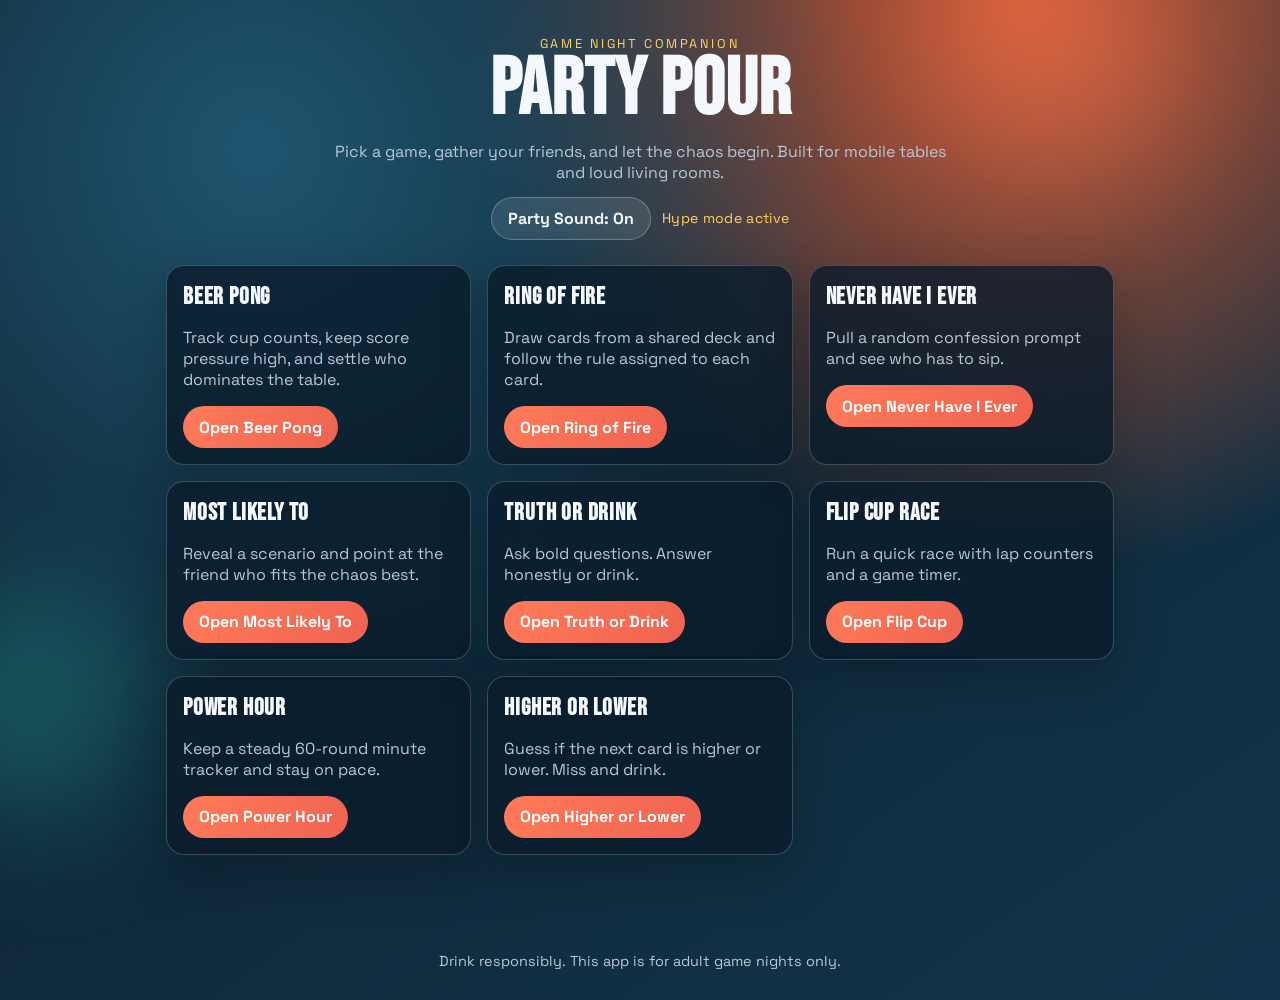
<file: index.html>
<!DOCTYPE html>
<html lang="en">
  <head>
    <meta charset="UTF-8" />
    <meta name="viewport" content="width=device-width, initial-scale=1.0" />
    <title>Party Pour - Drinking Games</title>
    <link rel="preconnect" href="https://fonts.googleapis.com" />
    <link rel="preconnect" href="https://fonts.gstatic.com" crossorigin />
    <link
      href="https://fonts.googleapis.com/css2?family=Bebas+Neue&family=Space+Grotesk:wght@400;500;700&display=swap"
      rel="stylesheet"
    />
    <link rel="stylesheet" href="styles.css" />
  </head>
  <body>
    <div class="ambient ambient-one" aria-hidden="true"></div>
    <div class="ambient ambient-two" aria-hidden="true"></div>
    <div id="screen-flash" aria-hidden="true"></div>

    <header class="hero">
      <p class="eyebrow">Game Night Companion</p>
      <h1>Party Pour</h1>
      <p class="hero-copy">
        Pick a game, gather your friends, and let the chaos begin. Built for mobile tables and loud living rooms.
      </p>
      <div class="hero-controls">
        <button id="fx-toggle" class="ghost" type="button">Party Sound: On</button>
        <p id="fx-status">Hype mode active</p>
      </div>
    </header>

    <main class="layout">
      <section class="game-grid" id="games">
        <article class="game-card" id="beer-pong-card">
          <h2>Beer Pong</h2>
          <p>
            Track cup counts, keep score pressure high, and settle who dominates the table.
          </p>
          <a class="cta-link" href="beer-pong.html">Open Beer Pong</a>
        </article>

        <article class="game-card" id="ring-fire-card">
          <h2>Ring of Fire</h2>
          <p>
            Draw cards from a shared deck and follow the rule assigned to each card.
          </p>
          <a class="cta-link" href="ring-of-fire.html">Open Ring of Fire</a>
        </article>

        <article class="game-card">
          <h2>Never Have I Ever</h2>
          <p>
            Pull a random confession prompt and see who has to sip.
          </p>
          <a class="cta-link" href="never-have-i-ever.html">Open Never Have I Ever</a>
        </article>

        <article class="game-card">
          <h2>Most Likely To</h2>
          <p>
            Reveal a scenario and point at the friend who fits the chaos best.
          </p>
          <a class="cta-link" href="most-likely-to.html">Open Most Likely To</a>
        </article>

        <article class="game-card">
          <h2>Truth or Drink</h2>
          <p>
            Ask bold questions. Answer honestly or drink.
          </p>
          <a class="cta-link" href="truth-or-drink.html">Open Truth or Drink</a>
        </article>

        <article class="game-card">
          <h2>Flip Cup Race</h2>
          <p>
            Run a quick race with lap counters and a game timer.
          </p>
          <a class="cta-link" href="flip-cup.html">Open Flip Cup</a>
        </article>

        <article class="game-card">
          <h2>Power Hour</h2>
          <p>
            Keep a steady 60-round minute tracker and stay on pace.
          </p>
          <a class="cta-link" href="power-hour.html">Open Power Hour</a>
        </article>

        <article class="game-card">
          <h2>Higher or Lower</h2>
          <p>
            Guess if the next card is higher or lower. Miss and drink.
          </p>
          <a class="cta-link" href="higher-lower.html">Open Higher or Lower</a>
        </article>
      </section>
    </main>

    <footer class="footer">
      <p>Drink responsibly. This app is for adult game nights only.</p>
    </footer>

  </body>
</html>
</file>
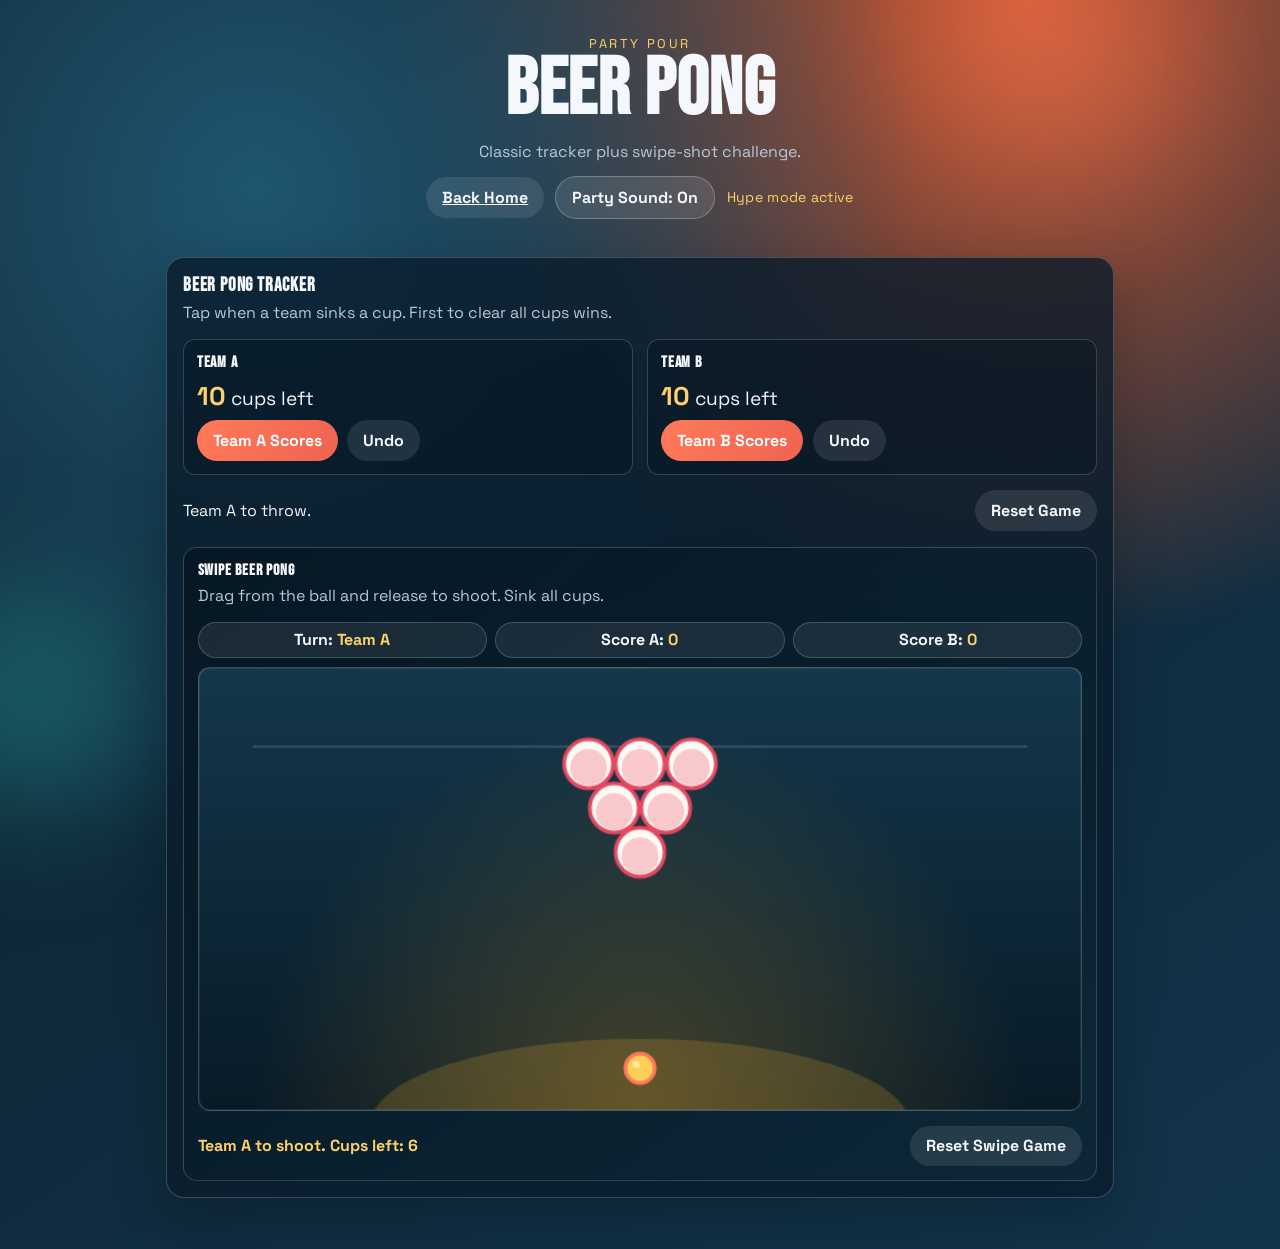
<file: beer-pong.html>
<!DOCTYPE html>
<html lang="en">
  <head>
    <meta charset="UTF-8" />
    <meta name="viewport" content="width=device-width, initial-scale=1.0" />
    <title>Beer Pong - Party Pour</title>
    <link rel="preconnect" href="https://fonts.googleapis.com" />
    <link rel="preconnect" href="https://fonts.gstatic.com" crossorigin />
    <link
      href="https://fonts.googleapis.com/css2?family=Bebas+Neue&family=Space+Grotesk:wght@400;500;700&display=swap"
      rel="stylesheet"
    />
    <link rel="stylesheet" href="styles.css" />
  </head>
  <body>
    <div class="ambient ambient-one" aria-hidden="true"></div>
    <div class="ambient ambient-two" aria-hidden="true"></div>
    <div id="screen-flash" aria-hidden="true"></div>

    <header class="hero">
      <p class="eyebrow">Party Pour</p>
      <h1>Beer Pong</h1>
      <p class="hero-copy">Classic tracker plus swipe-shot challenge.</p>
      <div class="hero-controls">
        <a class="ghost" href="index.html">Back Home</a>
        <button id="fx-toggle" class="ghost" type="button">Party Sound: On</button>
        <p id="fx-status">Hype mode active</p>
      </div>
    </header>

    <main class="layout">
      <section class="panel active" id="beer-pong" aria-labelledby="beer-pong-heading">
        <div class="panel-header">
          <h3 id="beer-pong-heading">Beer Pong Tracker</h3>
          <p>Tap when a team sinks a cup. First to clear all cups wins.</p>
        </div>

        <div class="teams">
          <div class="team" data-team="a">
            <h4>Team A</h4>
            <p class="cups-left"><span id="cups-a">10</span> cups left</p>
            <div class="team-actions">
              <button class="hit" data-action="score" data-team="a">Team A Scores</button>
              <button class="undo" data-action="undo" data-team="a">Undo</button>
            </div>
          </div>

          <div class="team" data-team="b">
            <h4>Team B</h4>
            <p class="cups-left"><span id="cups-b">10</span> cups left</p>
            <div class="team-actions">
              <button class="hit" data-action="score" data-team="b">Team B Scores</button>
              <button class="undo" data-action="undo" data-team="b">Undo</button>
            </div>
          </div>
        </div>

        <div class="status-row">
          <p id="beer-pong-status">Team A starts. Lock in your first shot.</p>
          <button id="reset-beer-pong" class="ghost">Reset Game</button>
        </div>

        <div class="beer-pong-swipe">
          <div class="panel-header compact">
            <h4>Swipe Beer Pong</h4>
            <p>Drag from the ball and release to shoot. Sink all cups.</p>
          </div>
          <div class="swipe-scoreboard">
            <p>Turn: <span id="swipe-turn">Team A</span></p>
            <p>Score A: <span id="swipe-score-a">0</span></p>
            <p>Score B: <span id="swipe-score-b">0</span></p>
          </div>
          <canvas id="beer-pong-canvas" width="720" height="360" aria-label="Swipe beer pong mini game"></canvas>
          <div class="status-row">
            <p id="beer-pong-swipe-status">Swipe to shoot. Cups left: 6</p>
            <button id="reset-beer-pong-swipe" class="ghost">Reset Swipe Game</button>
          </div>
        </div>
      </section>
    </main>

    <script src="script.js"></script>
  </body>
</html>
</file>
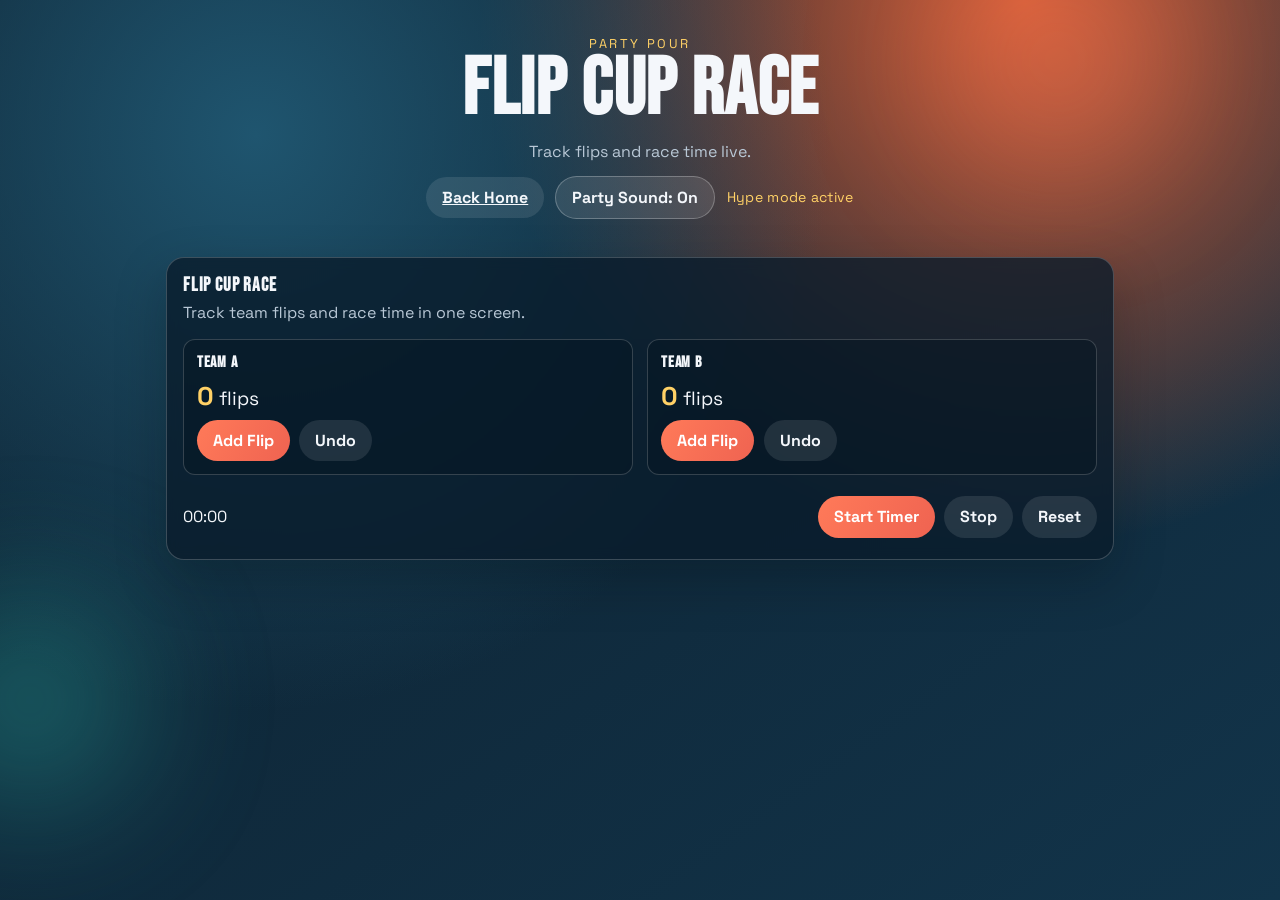
<file: flip-cup.html>
<!DOCTYPE html>
<html lang="en">
  <head>
    <meta charset="UTF-8" />
    <meta name="viewport" content="width=device-width, initial-scale=1.0" />
    <title>Flip Cup - Party Pour</title>
    <link rel="preconnect" href="https://fonts.googleapis.com" />
    <link rel="preconnect" href="https://fonts.gstatic.com" crossorigin />
    <link
      href="https://fonts.googleapis.com/css2?family=Bebas+Neue&family=Space+Grotesk:wght@400;500;700&display=swap"
      rel="stylesheet"
    />
    <link rel="stylesheet" href="styles.css" />
  </head>
  <body>
    <div class="ambient ambient-one" aria-hidden="true"></div>
    <div class="ambient ambient-two" aria-hidden="true"></div>
    <div id="screen-flash" aria-hidden="true"></div>

    <header class="hero">
      <p class="eyebrow">Party Pour</p>
      <h1>Flip Cup Race</h1>
      <p class="hero-copy">Track flips and race time live.</p>
      <div class="hero-controls">
        <a class="ghost" href="index.html">Back Home</a>
        <button id="fx-toggle" class="ghost" type="button">Party Sound: On</button>
        <p id="fx-status">Hype mode active</p>
      </div>
    </header>

    <main class="layout">
      <section class="panel active" id="flip-cup" aria-labelledby="flip-cup-heading">
        <div class="panel-header">
          <h3 id="flip-cup-heading">Flip Cup Race</h3>
          <p>Track team flips and race time in one screen.</p>
        </div>

        <div class="teams">
          <div class="team">
            <h4>Team A</h4>
            <p class="cups-left"><span id="flip-a">0</span> flips</p>
            <div class="team-actions">
              <button class="hit" id="flip-a-plus">Add Flip</button>
              <button class="undo" id="flip-a-minus">Undo</button>
            </div>
          </div>

          <div class="team">
            <h4>Team B</h4>
            <p class="cups-left"><span id="flip-b">0</span> flips</p>
            <div class="team-actions">
              <button class="hit" id="flip-b-plus">Add Flip</button>
              <button class="undo" id="flip-b-minus">Undo</button>
            </div>
          </div>
        </div>

        <div class="status-row">
          <p id="flip-timer">00:00</p>
          <div class="inline-actions">
            <button id="flip-start" class="draw">Start Timer</button>
            <button id="flip-stop" class="undo">Stop</button>
            <button id="flip-reset" class="ghost">Reset</button>
          </div>
        </div>
      </section>
    </main>

    <script src="script.js"></script>
  </body>
</html>
</file>
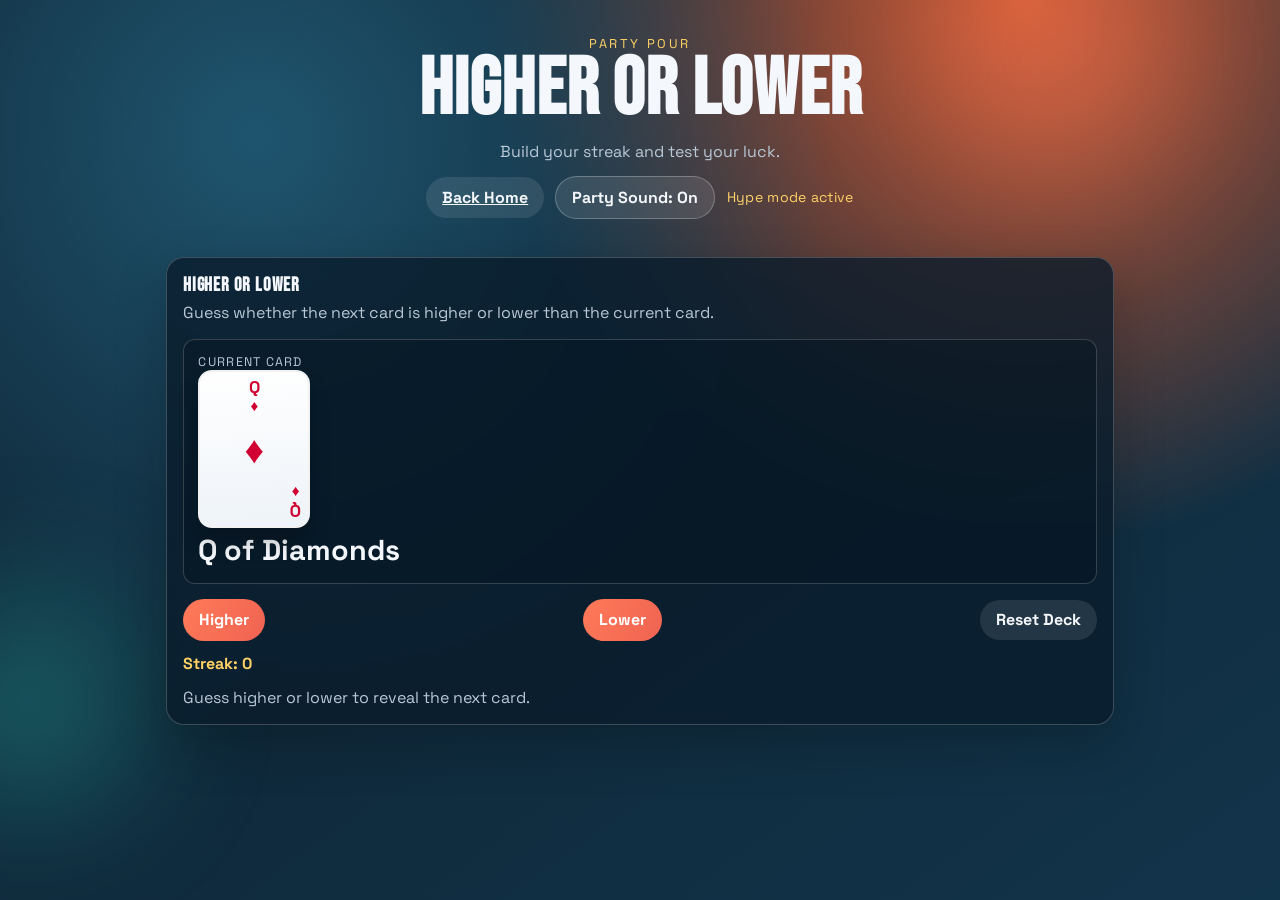
<file: higher-lower.html>
<!DOCTYPE html>
<html lang="en">
  <head>
    <meta charset="UTF-8" />
    <meta name="viewport" content="width=device-width, initial-scale=1.0" />
    <title>Higher or Lower - Party Pour</title>
    <link rel="preconnect" href="https://fonts.googleapis.com" />
    <link rel="preconnect" href="https://fonts.gstatic.com" crossorigin />
    <link
      href="https://fonts.googleapis.com/css2?family=Bebas+Neue&family=Space+Grotesk:wght@400;500;700&display=swap"
      rel="stylesheet"
    />
    <link rel="stylesheet" href="styles.css" />
  </head>
  <body>
    <div class="ambient ambient-one" aria-hidden="true"></div>
    <div class="ambient ambient-two" aria-hidden="true"></div>
    <div id="screen-flash" aria-hidden="true"></div>

    <header class="hero">
      <p class="eyebrow">Party Pour</p>
      <h1>Higher or Lower</h1>
      <p class="hero-copy">Build your streak and test your luck.</p>
      <div class="hero-controls">
        <a class="ghost" href="index.html">Back Home</a>
        <button id="fx-toggle" class="ghost" type="button">Party Sound: On</button>
        <p id="fx-status">Hype mode active</p>
      </div>
    </header>

    <main class="layout">
      <section class="panel active" id="higher-lower" aria-labelledby="higher-lower-heading">
        <div class="panel-header">
          <h3 id="higher-lower-heading">Higher or Lower</h3>
          <p>Guess whether the next card is higher or lower than the current card.</p>
        </div>

        <div class="status-tile">
          <p class="tile-label">Current Card</p>
          <div class="poker-card is-back" id="hl-poker-card" aria-hidden="true">
            <div class="poker-card-face poker-card-back">
              <p>HIGH/LOW</p>
            </div>
          </div>
          <p class="tile-value" id="hl-current">Draw to begin</p>
        </div>

        <div class="status-row">
          <button id="hl-higher" class="draw">Higher</button>
          <button id="hl-lower" class="draw">Lower</button>
          <button id="hl-reset" class="ghost">Reset Deck</button>
        </div>
        <p id="hl-streak" class="helper-text">Streak: 0</p>
        <p id="hl-status" class="helper-text">Make a guess to reveal the next card.</p>
      </section>
    </main>

    <script src="script.js"></script>
  </body>
</html>
</file>
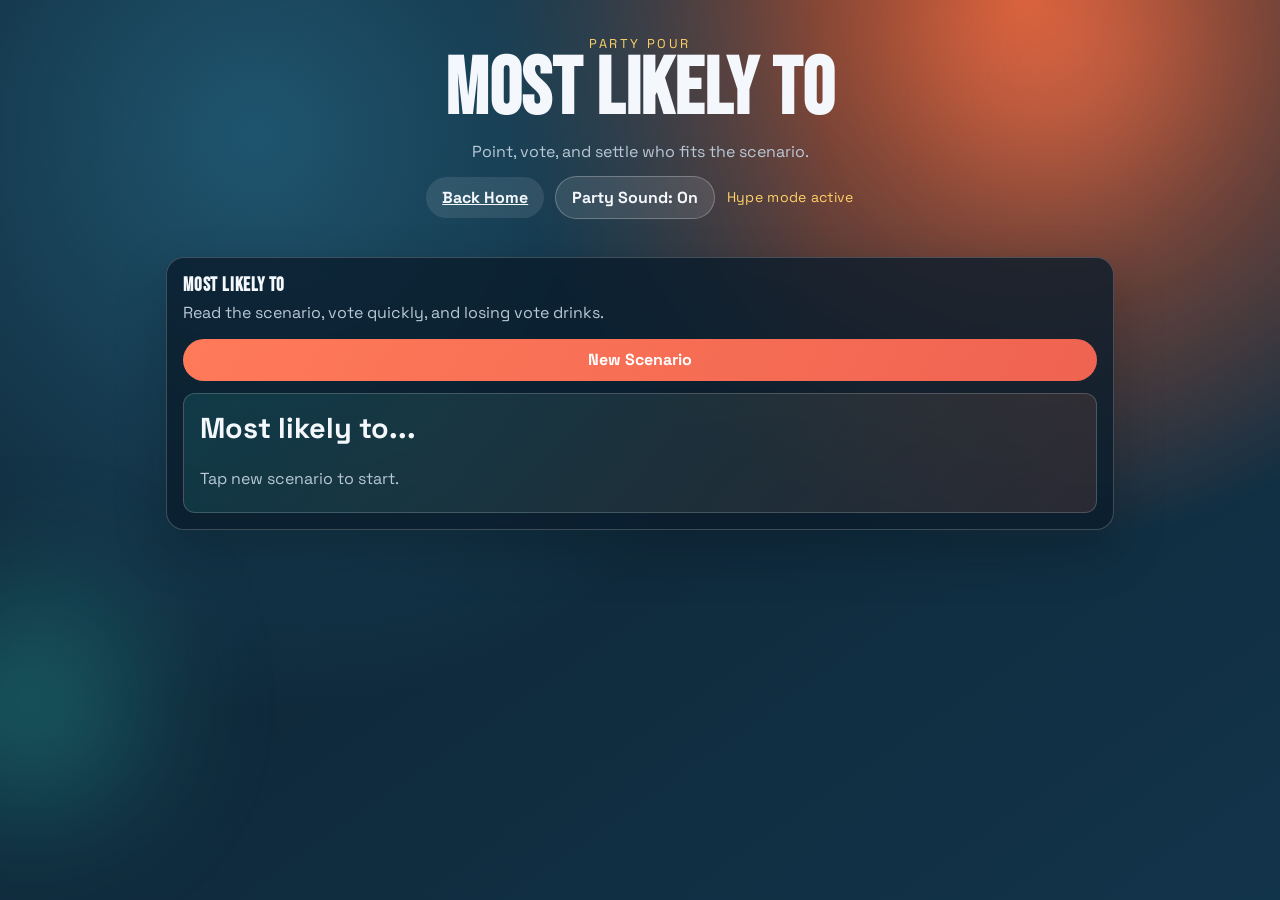
<file: most-likely-to.html>
<!DOCTYPE html>
<html lang="en">
  <head>
    <meta charset="UTF-8" />
    <meta name="viewport" content="width=device-width, initial-scale=1.0" />
    <title>Most Likely To - Party Pour</title>
    <link rel="preconnect" href="https://fonts.googleapis.com" />
    <link rel="preconnect" href="https://fonts.gstatic.com" crossorigin />
    <link
      href="https://fonts.googleapis.com/css2?family=Bebas+Neue&family=Space+Grotesk:wght@400;500;700&display=swap"
      rel="stylesheet"
    />
    <link rel="stylesheet" href="styles.css" />
  </head>
  <body>
    <div class="ambient ambient-one" aria-hidden="true"></div>
    <div class="ambient ambient-two" aria-hidden="true"></div>
    <div id="screen-flash" aria-hidden="true"></div>

    <header class="hero">
      <p class="eyebrow">Party Pour</p>
      <h1>Most Likely To</h1>
      <p class="hero-copy">Point, vote, and settle who fits the scenario.</p>
      <div class="hero-controls">
        <a class="ghost" href="index.html">Back Home</a>
        <button id="fx-toggle" class="ghost" type="button">Party Sound: On</button>
        <p id="fx-status">Hype mode active</p>
      </div>
    </header>

    <main class="layout">
      <section class="panel active" id="most-likely-to" aria-labelledby="mlt-heading">
        <div class="panel-header">
          <h3 id="mlt-heading">Most Likely To</h3>
          <p>Read the scenario, vote quickly, and losing vote drinks.</p>
        </div>

        <div class="deck-area">
          <button id="draw-mlt" class="draw">New Scenario</button>
          <div class="card-output" id="mlt-output" aria-live="polite">
            <p class="card-rank">Most likely to...</p>
            <p class="card-rule">Tap new scenario to start.</p>
          </div>
        </div>
      </section>
    </main>

    <script src="script.js"></script>
  </body>
</html>
</file>
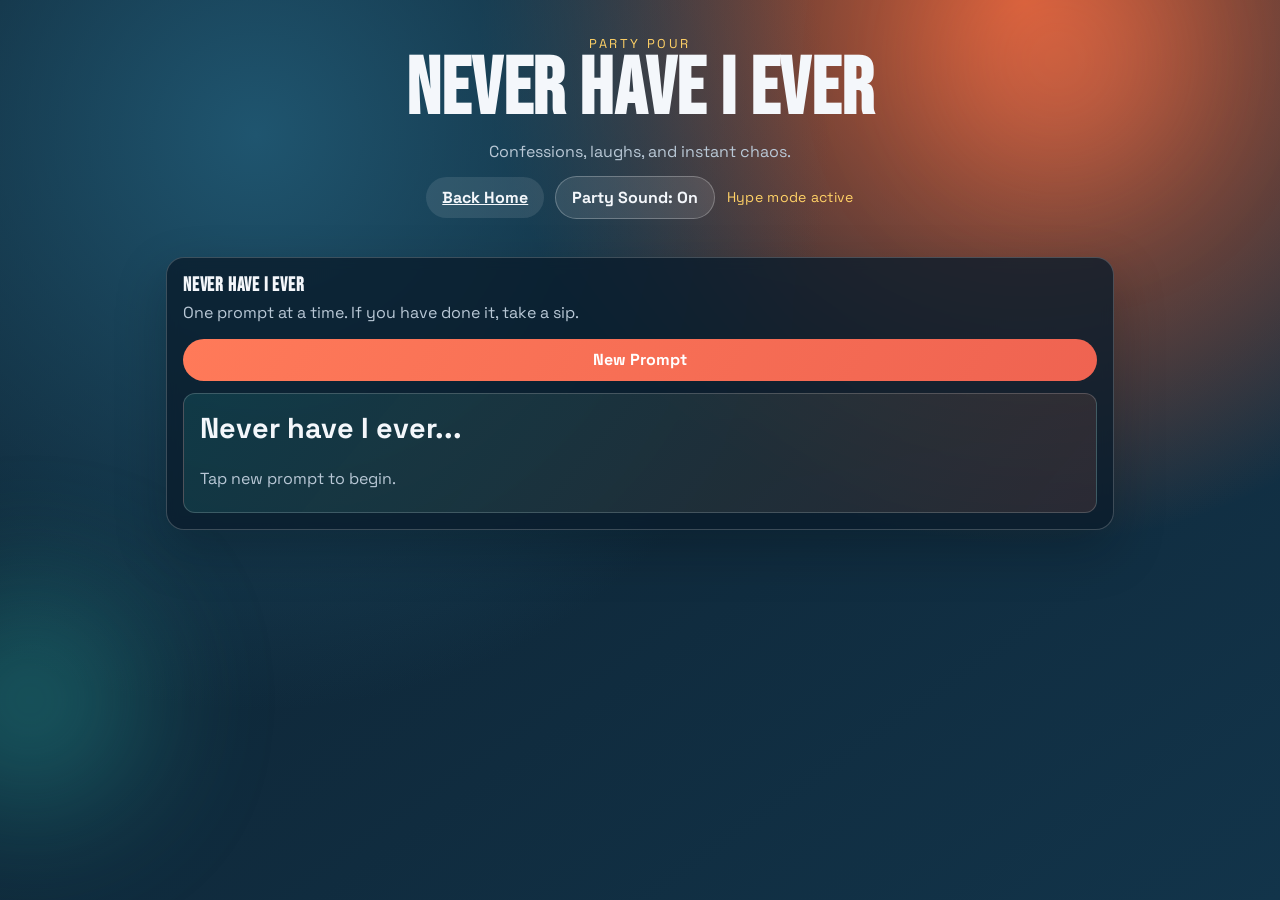
<file: never-have-i-ever.html>
<!DOCTYPE html>
<html lang="en">
  <head>
    <meta charset="UTF-8" />
    <meta name="viewport" content="width=device-width, initial-scale=1.0" />
    <title>Never Have I Ever - Party Pour</title>
    <link rel="preconnect" href="https://fonts.googleapis.com" />
    <link rel="preconnect" href="https://fonts.gstatic.com" crossorigin />
    <link
      href="https://fonts.googleapis.com/css2?family=Bebas+Neue&family=Space+Grotesk:wght@400;500;700&display=swap"
      rel="stylesheet"
    />
    <link rel="stylesheet" href="styles.css" />
  </head>
  <body>
    <div class="ambient ambient-one" aria-hidden="true"></div>
    <div class="ambient ambient-two" aria-hidden="true"></div>
    <div id="screen-flash" aria-hidden="true"></div>

    <header class="hero">
      <p class="eyebrow">Party Pour</p>
      <h1>Never Have I Ever</h1>
      <p class="hero-copy">Confessions, laughs, and instant chaos.</p>
      <div class="hero-controls">
        <a class="ghost" href="index.html">Back Home</a>
        <button id="fx-toggle" class="ghost" type="button">Party Sound: On</button>
        <p id="fx-status">Hype mode active</p>
      </div>
    </header>

    <main class="layout">
      <section class="panel active" id="never-have-i-ever" aria-labelledby="nhie-heading">
        <div class="panel-header">
          <h3 id="nhie-heading">Never Have I Ever</h3>
          <p>One prompt at a time. If you have done it, take a sip.</p>
        </div>

        <div class="deck-area">
          <button id="draw-nhie" class="draw">New Prompt</button>
          <div class="card-output" id="nhie-output" aria-live="polite">
            <p class="card-rank">Never have I ever...</p>
            <p class="card-rule">Tap new prompt to begin.</p>
          </div>
        </div>
      </section>
    </main>

    <script src="script.js"></script>
  </body>
</html>
</file>
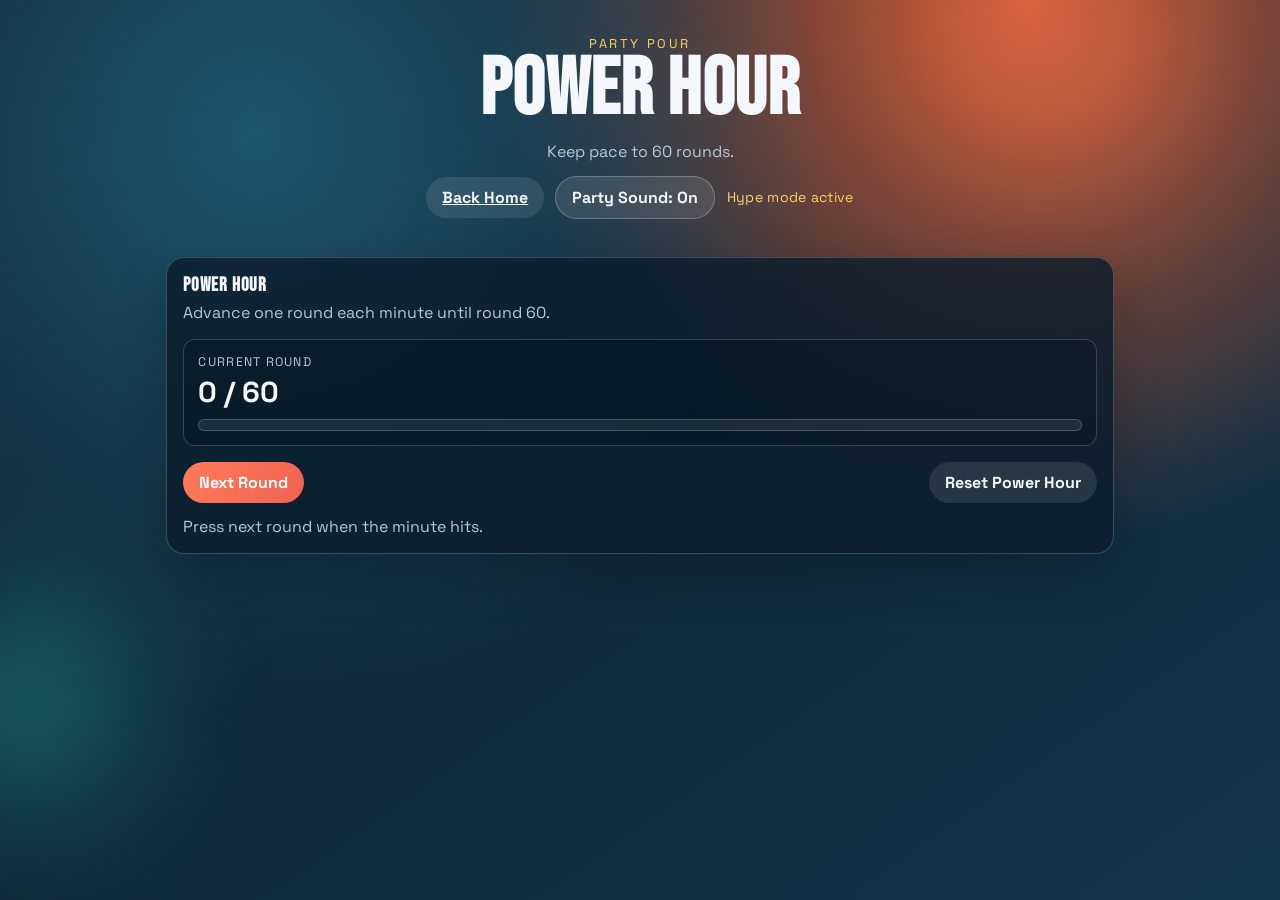
<file: power-hour.html>
<!DOCTYPE html>
<html lang="en">
  <head>
    <meta charset="UTF-8" />
    <meta name="viewport" content="width=device-width, initial-scale=1.0" />
    <title>Power Hour - Party Pour</title>
    <link rel="preconnect" href="https://fonts.googleapis.com" />
    <link rel="preconnect" href="https://fonts.gstatic.com" crossorigin />
    <link
      href="https://fonts.googleapis.com/css2?family=Bebas+Neue&family=Space+Grotesk:wght@400;500;700&display=swap"
      rel="stylesheet"
    />
    <link rel="stylesheet" href="styles.css" />
  </head>
  <body>
    <div class="ambient ambient-one" aria-hidden="true"></div>
    <div class="ambient ambient-two" aria-hidden="true"></div>
    <div id="screen-flash" aria-hidden="true"></div>

    <header class="hero">
      <p class="eyebrow">Party Pour</p>
      <h1>Power Hour</h1>
      <p class="hero-copy">Keep pace to 60 rounds.</p>
      <div class="hero-controls">
        <a class="ghost" href="index.html">Back Home</a>
        <button id="fx-toggle" class="ghost" type="button">Party Sound: On</button>
        <p id="fx-status">Hype mode active</p>
      </div>
    </header>

    <main class="layout">
      <section class="panel active" id="power-hour" aria-labelledby="power-hour-heading">
        <div class="panel-header">
          <h3 id="power-hour-heading">Power Hour</h3>
          <p>Advance one round each minute until round 60.</p>
        </div>

        <div class="status-tile">
          <p class="tile-label">Current Round</p>
          <p class="tile-value" id="power-round">0 / 60</p>
          <div class="power-bar"><span id="power-fill"></span></div>
        </div>

        <div class="status-row">
          <button id="power-next" class="draw">Next Round</button>
          <button id="power-reset" class="ghost">Reset Power Hour</button>
        </div>
        <p id="power-status" class="helper-text">Press next round when the minute hits.</p>
      </section>
    </main>

    <script src="script.js"></script>
  </body>
</html>
</file>
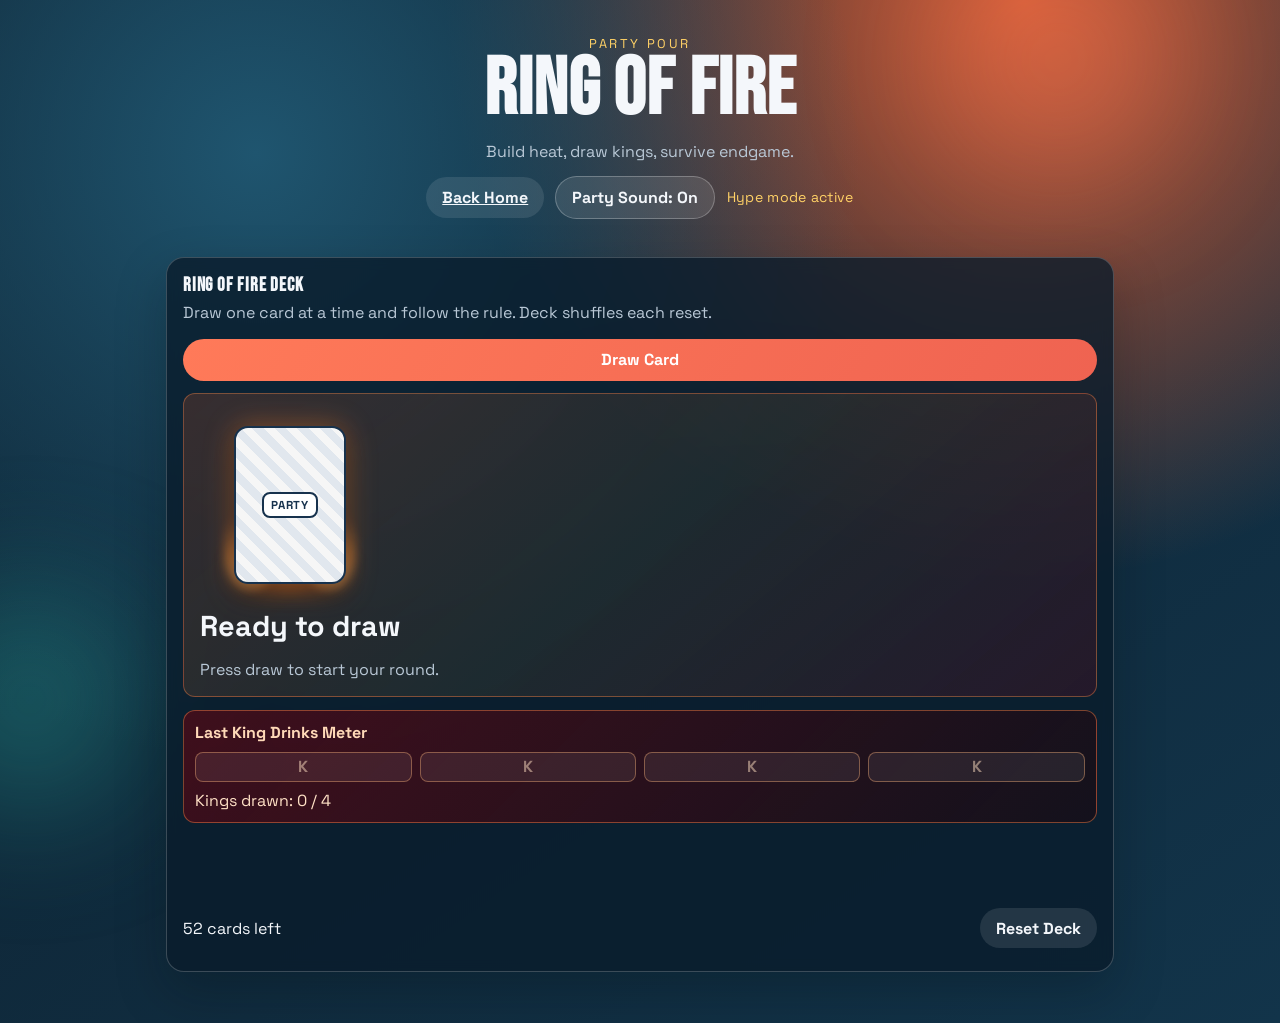
<file: ring-of-fire.html>
<!DOCTYPE html>
<html lang="en">
  <head>
    <meta charset="UTF-8" />
    <meta name="viewport" content="width=device-width, initial-scale=1.0" />
    <title>Ring of Fire - Party Pour</title>
    <link rel="preconnect" href="https://fonts.googleapis.com" />
    <link rel="preconnect" href="https://fonts.gstatic.com" crossorigin />
    <link
      href="https://fonts.googleapis.com/css2?family=Bebas+Neue&family=Space+Grotesk:wght@400;500;700&display=swap"
      rel="stylesheet"
    />
    <link rel="stylesheet" href="styles.css" />
  </head>
  <body>
    <div class="ambient ambient-one" aria-hidden="true"></div>
    <div class="ambient ambient-two" aria-hidden="true"></div>
    <div id="screen-flash" aria-hidden="true"></div>

    <header class="hero">
      <p class="eyebrow">Party Pour</p>
      <h1>Ring of Fire</h1>
      <p class="hero-copy">Build heat, draw kings, survive endgame.</p>
      <div class="hero-controls">
        <a class="ghost" href="index.html">Back Home</a>
        <button id="fx-toggle" class="ghost" type="button">Party Sound: On</button>
        <p id="fx-status">Hype mode active</p>
      </div>
    </header>

    <main class="layout">
      <section class="panel active" id="ring-of-fire" aria-labelledby="ring-fire-heading">
        <div class="panel-header">
          <h3 id="ring-fire-heading">Ring of Fire Deck</h3>
          <p>Draw one card at a time and follow the rule. Deck shuffles each reset.</p>
        </div>

        <div class="deck-area">
          <button id="draw-card" class="draw">Draw Card</button>
          <div class="card-output" id="card-output" aria-live="polite">
            <div class="fire-stage" id="ring-fire-stage" aria-hidden="true">
              <div class="fire-glow"></div>
              <div class="fire-embers">
                <span></span><span></span><span></span><span></span><span></span><span></span>
              </div>
              <div class="poker-card is-back" id="ring-fire-poker-card">
                <div class="poker-card-face poker-card-back">
                  <p>PARTY</p>
                </div>
              </div>
            </div>
            <p class="card-rank">Ready to draw</p>
            <p class="card-rule">Press draw to start your round.</p>
          </div>
          <div class="kings-meter" id="kings-meter" aria-live="polite">
            <p class="kings-title">Last King Drinks Meter</p>
            <div class="kings-slots">
              <span class="king-slot"></span>
              <span class="king-slot"></span>
              <span class="king-slot"></span>
              <span class="king-slot"></span>
            </div>
            <p id="king-status" class="kings-status">Kings drawn: 0 / 4</p>
          </div>
          <div id="endgame-banner" class="endgame-banner" aria-live="polite">
            ENDGAME - LAST 8 CARDS
          </div>
        </div>

        <div class="status-row">
          <p id="cards-left">52 cards left</p>
          <button id="reset-ring-fire" class="ghost">Reset Deck</button>
        </div>
      </section>
    </main>

    <script src="script.js"></script>
  </body>
</html>
</file>
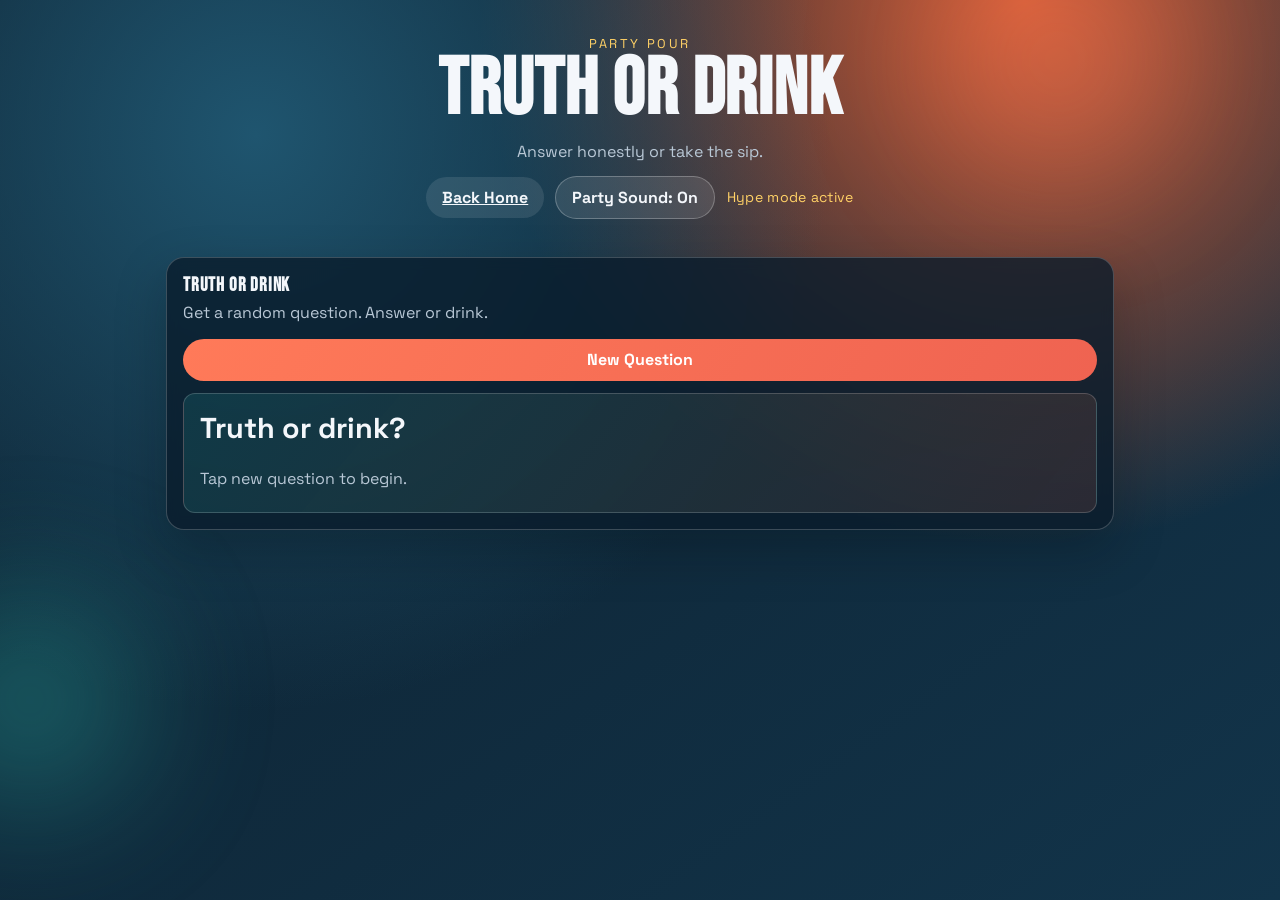
<file: truth-or-drink.html>
<!DOCTYPE html>
<html lang="en">
  <head>
    <meta charset="UTF-8" />
    <meta name="viewport" content="width=device-width, initial-scale=1.0" />
    <title>Truth or Drink - Party Pour</title>
    <link rel="preconnect" href="https://fonts.googleapis.com" />
    <link rel="preconnect" href="https://fonts.gstatic.com" crossorigin />
    <link
      href="https://fonts.googleapis.com/css2?family=Bebas+Neue&family=Space+Grotesk:wght@400;500;700&display=swap"
      rel="stylesheet"
    />
    <link rel="stylesheet" href="styles.css" />
  </head>
  <body>
    <div class="ambient ambient-one" aria-hidden="true"></div>
    <div class="ambient ambient-two" aria-hidden="true"></div>
    <div id="screen-flash" aria-hidden="true"></div>

    <header class="hero">
      <p class="eyebrow">Party Pour</p>
      <h1>Truth or Drink</h1>
      <p class="hero-copy">Answer honestly or take the sip.</p>
      <div class="hero-controls">
        <a class="ghost" href="index.html">Back Home</a>
        <button id="fx-toggle" class="ghost" type="button">Party Sound: On</button>
        <p id="fx-status">Hype mode active</p>
      </div>
    </header>

    <main class="layout">
      <section class="panel active" id="truth-or-drink" aria-labelledby="tod-heading">
        <div class="panel-header">
          <h3 id="tod-heading">Truth or Drink</h3>
          <p>Get a random question. Answer or drink.</p>
        </div>

        <div class="deck-area">
          <button id="draw-tod" class="draw">New Question</button>
          <div class="card-output" id="tod-output" aria-live="polite">
            <p class="card-rank">Truth or drink?</p>
            <p class="card-rule">Tap new question to begin.</p>
          </div>
        </div>
      </section>
    </main>

    <script src="script.js"></script>
  </body>
</html>
</file>
<file: styles.css>
:root {
  --bg: #0d1f2d;
  --bg-alt: #12344a;
  --accent: #ff7a59;
  --accent-2: #ffd166;
  --mint: #2ec4b6;
  --text: #f4f7fb;
  --muted: #b9c8d6;
  --panel: rgba(9, 28, 43, 0.78);
  --panel-border: rgba(255, 255, 255, 0.2);
  --danger: #ff4d6d;
  --success: #3ddc97;
}

* {
  box-sizing: border-box;
}

body {
  margin: 0;
  min-height: 100vh;
  font-family: "Space Grotesk", "Trebuchet MS", sans-serif;
  color: var(--text);
  background: radial-gradient(circle at 20% 15%, #1f556f 0%, transparent 45%),
    radial-gradient(circle at 80% 0%, #cf5c36 0%, transparent 40%),
    linear-gradient(145deg, var(--bg) 0%, var(--bg-alt) 100%);
  overflow-x: hidden;
  position: relative;
}

body.screen-shake {
  animation: screenShake 340ms ease-in-out;
}

#screen-flash {
  position: fixed;
  inset: 0;
  pointer-events: none;
  z-index: 30;
  opacity: 0;
  background: radial-gradient(circle at center, rgba(255, 249, 214, 0.9) 0%, rgba(255, 168, 92, 0.5) 35%, rgba(255, 45, 0, 0.15) 70%, transparent 100%);
}

#screen-flash.active {
  animation: flashBlast 420ms ease-out;
}

.ambient {
  position: fixed;
  z-index: -1;
  border-radius: 50%;
  opacity: 0.35;
  filter: blur(70px);
  animation: drift 10s ease-in-out infinite alternate;
}

.ambient-one {
  width: 240px;
  height: 240px;
  background: var(--accent);
  top: -60px;
  right: 8%;
}

.ambient-two {
  width: 220px;
  height: 220px;
  background: var(--mint);
  bottom: 10%;
  left: -80px;
  animation-duration: 13s;
}

.hero {
  max-width: 980px;
  margin: 0 auto;
  padding: 2.2rem 1rem 1rem;
  text-align: center;
  animation: rise 650ms ease-out both;
}

.eyebrow {
  text-transform: uppercase;
  letter-spacing: 0.16rem;
  color: var(--accent-2);
  margin: 0;
  font-size: 0.8rem;
}

h1,
h2,
h3,
h4 {
  font-family: "Bebas Neue", Impact, sans-serif;
  letter-spacing: 0.05rem;
  margin: 0;
}

h1 {
  font-size: clamp(2.8rem, 8vw, 5rem);
  line-height: 0.95;
}

.hero-copy {
  max-width: 620px;
  margin: 0.8rem auto 0;
  color: var(--muted);
}

.hero-controls {
  margin-top: 0.9rem;
  display: flex;
  justify-content: center;
  align-items: center;
  gap: 0.7rem;
  flex-wrap: wrap;
}

#fx-toggle {
  border: 1px solid rgba(255, 255, 255, 0.25);
}

#fx-status {
  margin: 0;
  color: var(--accent-2);
  font-size: 0.88rem;
  letter-spacing: 0.02rem;
}

.layout {
  max-width: 980px;
  margin: 0 auto;
  padding: 0.6rem 1rem 3.2rem;
}

.game-grid {
  display: grid;
  grid-template-columns: repeat(auto-fit, minmax(240px, 1fr));
  gap: 1rem;
  margin-bottom: 1rem;
}

.game-card,
.panel {
  background: var(--panel);
  border: 1px solid var(--panel-border);
  border-radius: 18px;
  backdrop-filter: blur(6px);
  box-shadow: 0 20px 50px rgba(2, 10, 16, 0.25);
}

.game-card {
  padding: 1rem;
  transform: translateY(12px);
  opacity: 0;
  animation: rise 700ms ease-out forwards;
}

.game-card:nth-child(2) {
  animation-delay: 120ms;
}

.game-card:nth-child(3) {
  animation-delay: 180ms;
}

.game-card:nth-child(4) {
  animation-delay: 240ms;
}

.game-card:nth-child(5) {
  animation-delay: 300ms;
}

.game-card:nth-child(6) {
  animation-delay: 360ms;
}

.game-card:nth-child(7) {
  animation-delay: 420ms;
}

.game-card:nth-child(8) {
  animation-delay: 480ms;
}

.game-card p {
  color: var(--muted);
}

.cta,
.cta-link,
.hit,
.undo,
.draw,
.ghost {
  border: none;
  border-radius: 999px;
  font: inherit;
  font-weight: 700;
  cursor: pointer;
  transition: transform 160ms ease, filter 160ms ease;
}

.cta,
.cta-link,
.hit,
.draw {
  background: linear-gradient(120deg, var(--accent), #ef6351);
  color: #fff;
  padding: 0.65rem 1rem;
}

.cta-link {
  display: inline-block;
  text-decoration: none;
}

.undo,
.ghost {
  background: rgba(255, 255, 255, 0.1);
  color: var(--text);
  padding: 0.6rem 1rem;
}

.cta:hover,
.cta-link:hover,
.hit:hover,
.undo:hover,
.draw:hover,
.ghost:hover {
  transform: translateY(-2px);
  filter: brightness(1.05);
}

.panel {
  display: none;
  padding: 1rem;
  margin-top: 0.8rem;
}

.panel.active {
  display: block;
  animation: fadeIn 280ms ease-out;
}

.panel-header p {
  color: var(--muted);
  margin-top: 0.3rem;
}

.panel-header.compact {
  margin-bottom: 0.4rem;
}

.beer-pong-swipe {
  margin-top: 1rem;
  border: 1px solid rgba(255, 255, 255, 0.18);
  border-radius: 14px;
  padding: 0.85rem;
  background: linear-gradient(145deg, rgba(5, 20, 31, 0.72), rgba(17, 49, 66, 0.48));
}

.swipe-scoreboard {
  display: grid;
  grid-template-columns: repeat(3, minmax(120px, 1fr));
  gap: 0.5rem;
  margin-bottom: 0.6rem;
}

.swipe-scoreboard p {
  margin: 0;
  border: 1px solid rgba(255, 255, 255, 0.18);
  border-radius: 999px;
  padding: 0.4rem 0.65rem;
  text-align: center;
  font-weight: 700;
  background: rgba(255, 255, 255, 0.08);
}

.swipe-scoreboard span {
  color: var(--accent-2);
}

#beer-pong-canvas {
  width: 100%;
  min-height: 220px;
  height: auto;
  border-radius: 12px;
  border: 1px solid rgba(255, 255, 255, 0.2);
  background: radial-gradient(circle at 50% 100%, rgba(255, 182, 39, 0.24), transparent 62%),
    linear-gradient(180deg, #14374b 0%, #0d2737 55%, #081a26 100%);
  touch-action: none;
  display: block;
  box-shadow: inset 0 0 0 1px rgba(255, 255, 255, 0.07);
}

#beer-pong-swipe-status {
  margin: 0;
  color: var(--accent-2);
  font-weight: 700;
}

.teams {
  display: grid;
  gap: 0.9rem;
  grid-template-columns: repeat(auto-fit, minmax(220px, 1fr));
}

.team {
  border: 1px solid rgba(255, 255, 255, 0.18);
  border-radius: 12px;
  padding: 0.8rem;
  background: rgba(5, 20, 31, 0.45);
}

.cups-left {
  margin: 0.5rem 0;
  font-size: 1.2rem;
}

.cups-left span {
  color: var(--accent-2);
  font-size: 1.6rem;
  font-weight: 700;
}

.team-actions {
  display: flex;
  gap: 0.6rem;
  flex-wrap: wrap;
}

.status-row {
  margin-top: 0.95rem;
  display: flex;
  justify-content: space-between;
  align-items: center;
  gap: 0.75rem;
  flex-wrap: wrap;
}

#beer-pong-status {
  margin: 0;
}

.inline-actions {
  display: flex;
  gap: 0.55rem;
  flex-wrap: wrap;
}

.status-tile {
  margin-top: 0.8rem;
  border: 1px solid rgba(255, 255, 255, 0.18);
  border-radius: 12px;
  padding: 0.9rem;
  background: rgba(5, 20, 31, 0.45);
}

.tile-label {
  margin: 0;
  color: var(--muted);
  text-transform: uppercase;
  letter-spacing: 0.08rem;
  font-size: 0.78rem;
}

.tile-value {
  margin: 0.25rem 0 0;
  font-size: clamp(1.2rem, 4vw, 1.8rem);
  font-weight: 700;
}

.helper-text {
  margin: 0.8rem 0 0;
  color: var(--muted);
}

.power-bar {
  margin-top: 0.55rem;
  width: 100%;
  height: 12px;
  border-radius: 999px;
  overflow: hidden;
  border: 1px solid rgba(255, 255, 255, 0.2);
  background: rgba(255, 255, 255, 0.08);
}

#power-fill {
  display: block;
  width: 0%;
  height: 100%;
  background: linear-gradient(90deg, #2ec4b6, #ffd166, #ff7a59);
  transition: width 220ms ease;
}

#hl-streak {
  color: #ffd166;
  font-weight: 700;
}

.deck-area {
  display: grid;
  gap: 0.8rem;
  grid-template-columns: 1fr;
}

.card-output {
  border: 1px solid rgba(255, 255, 255, 0.18);
  border-radius: 12px;
  padding: 1rem;
  background: linear-gradient(130deg, rgba(46, 196, 182, 0.15), rgba(255, 122, 89, 0.12));
  min-height: 120px;
  display: grid;
  justify-items: start;
  gap: 0.5rem;
}

.card-rank {
  font-size: clamp(1.2rem, 3vw, 1.8rem);
  font-weight: 700;
  margin: 0;
}

.card-rule {
  margin: 0.4rem 0 0;
  color: var(--muted);
}

.card-output.hype-pop {
  animation: hypePop 280ms ease-out;
}

#ring-of-fire .card-output {
  background: linear-gradient(140deg, rgba(255, 95, 31, 0.18), rgba(255, 188, 66, 0.08), rgba(99, 12, 32, 0.3));
  border-color: rgba(255, 132, 72, 0.4);
}

.kings-meter {
  border: 1px solid rgba(255, 132, 72, 0.45);
  border-radius: 12px;
  padding: 0.7rem;
  background: linear-gradient(135deg, rgba(82, 11, 23, 0.75), rgba(28, 7, 13, 0.55));
}

.kings-title {
  margin: 0;
  font-weight: 700;
  color: #ffd9b8;
}

.kings-slots {
  display: grid;
  grid-template-columns: repeat(4, 1fr);
  gap: 0.5rem;
  margin-top: 0.55rem;
}

.king-slot {
  height: 30px;
  border-radius: 8px;
  border: 1px solid rgba(255, 180, 120, 0.4);
  background: rgba(255, 255, 255, 0.07);
  position: relative;
  overflow: hidden;
}

.king-slot::before {
  content: "K";
  position: absolute;
  inset: 0;
  display: grid;
  place-items: center;
  font-weight: 700;
  color: rgba(255, 223, 193, 0.5);
}

.king-slot.filled {
  background: linear-gradient(180deg, #ffd166, #ff7a59);
  border-color: #ffcb85;
  box-shadow: 0 0 16px rgba(255, 128, 53, 0.45);
}

.king-slot.filled::before {
  color: #5f1308;
}

.kings-status {
  margin: 0.55rem 0 0;
  color: #ffe1c6;
}

.endgame-banner {
  margin-top: 0.6rem;
  width: 100%;
  border-radius: 10px;
  border: 1px solid rgba(255, 199, 120, 0.35);
  padding: 0.55rem 0.7rem;
  text-align: center;
  font-weight: 700;
  letter-spacing: 0.08rem;
  color: #ffdba9;
  background: linear-gradient(135deg, rgba(55, 10, 20, 0.75), rgba(121, 24, 11, 0.55));
  opacity: 0;
  transform: scale(0.98);
  pointer-events: none;
}

.endgame-banner.active {
  opacity: 1;
  transform: scale(1);
  animation: endgamePulse 820ms ease-in-out infinite;
}

.fire-stage {
  --fire-intensity: 0.75;
  position: relative;
  width: 180px;
  min-height: 190px;
  display: grid;
  place-items: center;
  isolation: isolate;
}

.fire-glow {
  position: absolute;
  inset: auto 8px 10px;
  height: 42px;
  border-radius: 50%;
  background: radial-gradient(circle, rgba(255, 128, 34, 0.65) 0%, rgba(255, 98, 0, 0.25) 45%, transparent 75%);
  filter: blur(10px);
  animation: flamePulse 1.2s ease-in-out infinite;
  z-index: 0;
}

.fire-stage::before,
.fire-stage::after {
  content: "";
  position: absolute;
  bottom: 10px;
  width: 54px;
  height: 90px;
  background: radial-gradient(circle at 50% 78%, rgba(255, 227, 163, 0.9) 0%, rgba(255, 152, 56, 0.8) 33%, rgba(255, 75, 0, 0.08) 70%);
  border-radius: 50% 50% 45% 45%;
  filter: blur(4px);
  opacity: calc(0.65 * var(--fire-intensity));
  transform-origin: center bottom;
  animation: flameLick 780ms ease-in-out infinite alternate;
  z-index: 1;
}

.fire-stage::before {
  left: 24px;
}

.fire-stage::after {
  right: 24px;
  animation-delay: 180ms;
}

.fire-embers {
  position: absolute;
  inset: 0;
  pointer-events: none;
  z-index: 1;
}

.fire-embers span {
  position: absolute;
  bottom: 24px;
  width: 6px;
  height: 6px;
  border-radius: 50%;
  background: radial-gradient(circle, #fff2bf 0%, #ff8e3d 58%, rgba(255, 69, 0, 0) 100%);
  opacity: 0;
  animation: emberRise 1.8s linear infinite;
}

.fire-embers span:nth-child(1) {
  left: 18%;
  animation-delay: 0.1s;
}

.fire-embers span:nth-child(2) {
  left: 34%;
  animation-delay: 0.5s;
}

.fire-embers span:nth-child(3) {
  left: 44%;
  animation-delay: 0.9s;
}

.fire-embers span:nth-child(4) {
  left: 58%;
  animation-delay: 1.1s;
}

.fire-embers span:nth-child(5) {
  left: 70%;
  animation-delay: 0.35s;
}

.fire-embers span:nth-child(6) {
  left: 82%;
  animation-delay: 1.35s;
}

#ring-fire-poker-card {
  position: relative;
  z-index: 2;
  filter: drop-shadow(0 0 14px rgba(255, 126, 35, 0.4));
}

.fire-stage.ignite #ring-fire-poker-card {
  animation: fireCardSlam 300ms ease-out;
}

.fire-stage.king-flare {
  --fire-intensity: 1.25;
}

.fire-stage.king-flare .fire-glow {
  animation-duration: 620ms;
  filter: blur(14px);
}

.fire-stage.king-flare::before,
.fire-stage.king-flare::after {
  height: 110px;
}

.fire-stage.inferno-burst {
  animation: infernoPulse 420ms ease-out;
}

.fire-stage.inferno-burst .fire-glow {
  filter: blur(18px);
  animation-duration: 280ms;
}

.fire-stage.inferno-burst::before,
.fire-stage.inferno-burst::after {
  height: 130px;
}

.poker-card {
  width: 112px;
  height: 158px;
  border-radius: 14px;
  perspective: 700px;
  cursor: default;
  transform-style: preserve-3d;
  transition: transform 260ms ease;
}

.poker-card:hover {
  transform: rotate(-2deg) translateY(-3px);
}

.poker-card-face {
  position: relative;
  width: 100%;
  height: 100%;
  border-radius: 14px;
  border: 2px solid #f2f2f2;
  background: linear-gradient(175deg, #ffffff 0%, #eef3f8 100%);
  box-shadow: 0 14px 20px rgba(0, 0, 0, 0.24);
  padding: 0.45rem;
  overflow: hidden;
}

.poker-card-face::after {
  content: "";
  position: absolute;
  inset: 0;
  background: linear-gradient(120deg, transparent 25%, rgba(255, 255, 255, 0.5) 45%, transparent 62%);
  transform: translateX(-120%);
  transition: transform 420ms ease;
}

.poker-card:hover .poker-card-face::after {
  transform: translateX(120%);
}

.poker-card.red {
  color: #d00032;
}

.poker-card.black {
  color: #102a43;
}

.poker-corner {
  display: flex;
  flex-direction: column;
  align-items: center;
  line-height: 1;
  font-weight: 700;
}

.poker-corner.bottom {
  position: absolute;
  right: 0.45rem;
  bottom: 0.45rem;
  transform: rotate(180deg);
}

.poker-rank {
  font-size: 1.05rem;
}

.poker-suit {
  font-size: 0.95rem;
  margin-top: 0.12rem;
}

.poker-center {
  position: absolute;
  inset: 0;
  display: grid;
  place-items: center;
  font-size: 2.4rem;
}

.poker-card-back {
  display: grid;
  place-items: center;
  background: repeating-linear-gradient(
      45deg,
      #f6f6f6,
      #f6f6f6 8px,
      #e1e7ee 8px,
      #e1e7ee 16px
    ),
    linear-gradient(145deg, #264653, #1d3557);
  color: #17324d;
}

.poker-card-back p {
  margin: 0;
  background: #ffffff;
  border: 2px solid #17324d;
  border-radius: 8px;
  padding: 0.25rem 0.45rem;
  font-size: 0.72rem;
  font-weight: 700;
  letter-spacing: 0.05rem;
}

.poker-card.is-back .poker-card-face {
  border-color: #17324d;
}

.poker-card.dealt {
  animation: dealIn 360ms ease-out;
}

@keyframes dealIn {
  from {
    transform: translateY(-10px) rotate(-5deg) scale(0.95);
    opacity: 0;
  }

  to {
    transform: translateY(0) rotate(0deg) scale(1);
    opacity: 1;
  }
}

.footer {
  text-align: center;
  color: var(--muted);
  padding: 1rem;
  font-size: 0.9rem;
}

@keyframes rise {
  from {
    opacity: 0;
    transform: translateY(16px);
  }

  to {
    opacity: 1;
    transform: translateY(0);
  }
}

@keyframes fadeIn {
  from {
    opacity: 0;
  }

  to {
    opacity: 1;
  }
}

@keyframes drift {
  from {
    transform: translate(0, 0) scale(1);
  }

  to {
    transform: translate(20px, 30px) scale(1.12);
  }
}

@keyframes flamePulse {
  from {
    transform: scale(0.94);
    opacity: 0.6;
  }

  to {
    transform: scale(1.08);
    opacity: 0.95;
  }
}

@keyframes flameLick {
  from {
    transform: rotate(-5deg) scaleY(0.9);
  }

  to {
    transform: rotate(5deg) scaleY(1.15);
  }
}

@keyframes emberRise {
  0% {
    transform: translateY(0) scale(0.65);
    opacity: 0;
  }

  20% {
    opacity: 1;
  }

  100% {
    transform: translateY(-110px) translateX(14px) scale(0.2);
    opacity: 0;
  }
}

@keyframes fireCardSlam {
  0% {
    transform: translateY(-16px) scale(1.03);
  }

  100% {
    transform: translateY(0) scale(1);
  }
}

@keyframes infernoPulse {
  0% {
    transform: scale(0.97);
  }

  40% {
    transform: scale(1.04);
  }

  100% {
    transform: scale(1);
  }
}

@keyframes hypePop {
  0% {
    transform: scale(0.98);
  }

  100% {
    transform: scale(1);
  }
}

@keyframes screenShake {
  0% {
    transform: translate(0, 0) rotate(0deg);
  }

  20% {
    transform: translate(-4px, 2px) rotate(-0.4deg);
  }

  40% {
    transform: translate(4px, -2px) rotate(0.35deg);
  }

  60% {
    transform: translate(-3px, -1px) rotate(-0.2deg);
  }

  80% {
    transform: translate(3px, 2px) rotate(0.2deg);
  }

  100% {
    transform: translate(0, 0) rotate(0deg);
  }
}

@keyframes flashBlast {
  0% {
    opacity: 0;
  }

  20% {
    opacity: 1;
  }

  100% {
    opacity: 0;
  }
}

@keyframes endgamePulse {
  0% {
    box-shadow: 0 0 0 rgba(255, 99, 71, 0.2);
    transform: scale(0.98);
  }

  50% {
    box-shadow: 0 0 26px rgba(255, 99, 71, 0.45);
    transform: scale(1.01);
  }

  100% {
    box-shadow: 0 0 0 rgba(255, 99, 71, 0.2);
    transform: scale(0.98);
  }
}

@media (max-width: 680px) {
  .hero {
    text-align: left;
    padding-top: 1.4rem;
  }

  .hero-controls {
    justify-content: flex-start;
  }

  .status-row {
    align-items: stretch;
  }

  .status-row .ghost {
    width: 100%;
  }

  .hit,
  .undo,
  .draw,
  .cta,
  .cta-link {
    width: 100%;
  }

  .poker-card {
    width: 100px;
    height: 144px;
  }

  .fire-stage {
    width: 156px;
    min-height: 176px;
  }

  .inline-actions {
    width: 100%;
  }

  .swipe-scoreboard {
    grid-template-columns: 1fr;
  }

  .inline-actions .draw,
  .inline-actions .undo,
  .inline-actions .ghost {
    width: 100%;
  }

  .team-actions {
    flex-direction: column;
  }
}
</file>
